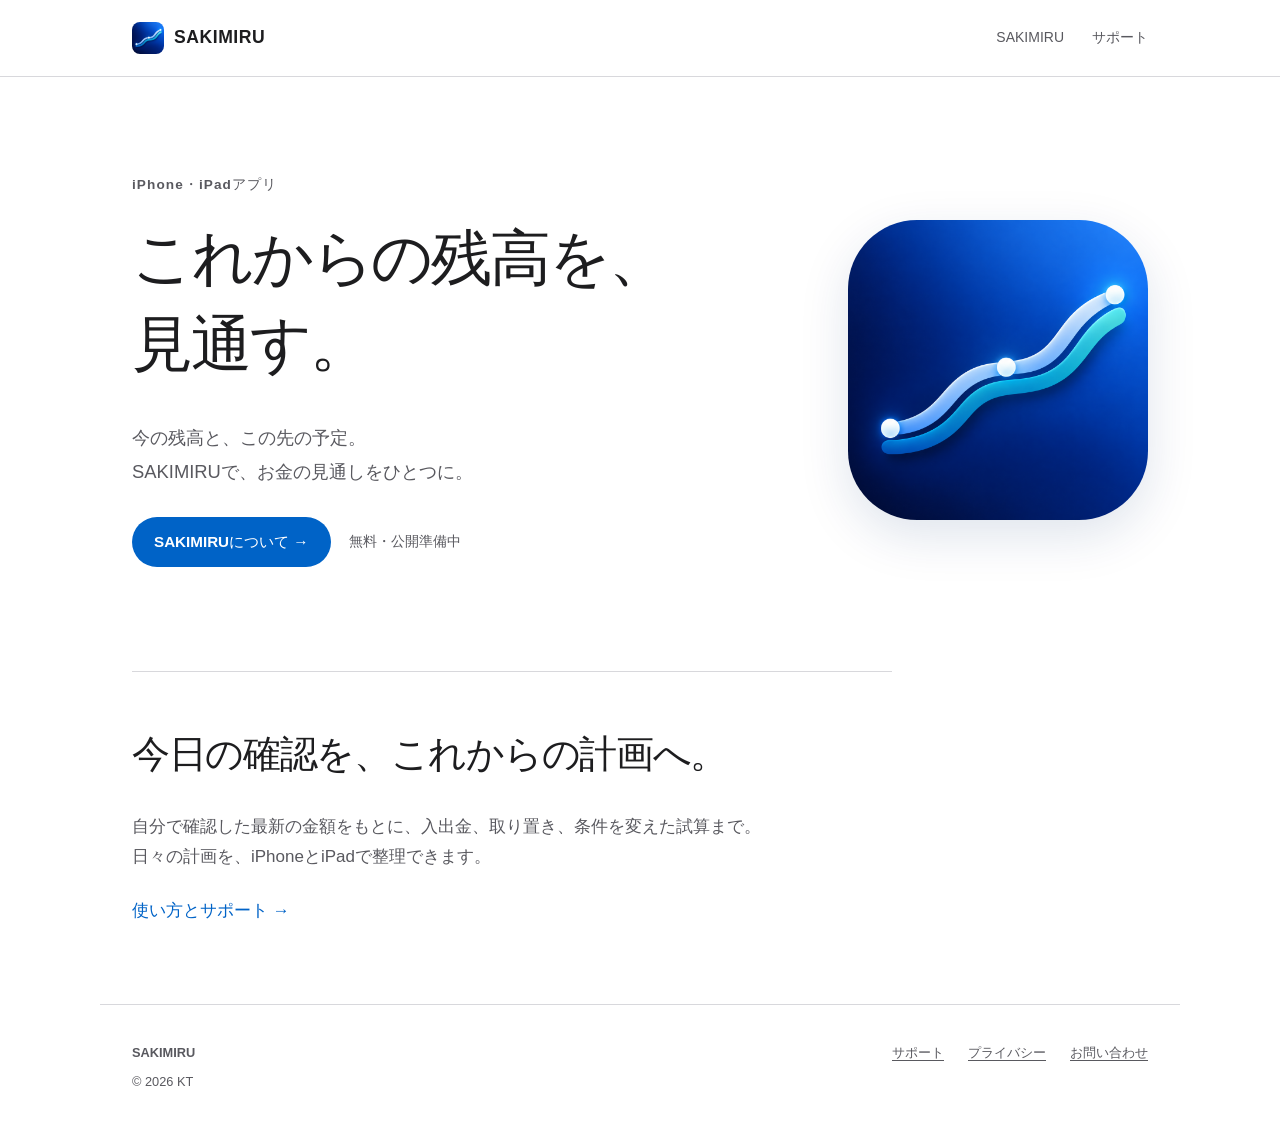
<file: index.html>
<!doctype html>
<html lang="ja">
<head>
  <meta charset="utf-8">
  <meta name="viewport" content="width=device-width, initial-scale=1">
  <meta name="color-scheme" content="light dark">
  <title>SAKIMIRU — これからの残高を、見通す。</title>
  <meta name="description" content="最新の残高と入出金の予定から、この先の残高と使える額を確認するiPhone・iPadアプリ。無料で公開準備中。">
  <link rel="canonical" href="https://kt828.github.io/">
  <meta property="og:type" content="website">
  <meta property="og:locale" content="ja_JP">
  <meta property="og:title" content="SAKIMIRU — これからの残高を、見通す。">
  <meta property="og:description" content="最新の残高と入出金の予定から、この先の残高と使える額を確認するiPhone・iPadアプリ。無料で公開準備中。">
  <meta property="og:url" content="https://kt828.github.io/">
  <meta property="og:image" content="https://kt828.github.io/assets/app-icon.png">
  <meta property="og:image:width" content="1024">
  <meta property="og:image:height" content="1024">
  <link rel="icon" type="image/svg+xml" href="/assets/favicon.svg">
  <link rel="apple-touch-icon" href="/assets/app-icon.png">
  <link rel="stylesheet" href="/assets/site.css">
</head>
<body>
  <a class="skip-link" href="#main">本文へ移動</a>
  <header class="site-header"><div class="header-inner"><a class="brand" href="/" aria-label="SAKIMIRU ホーム"><img src="/assets/app-icon.png" width="32" height="32" alt="">SAKIMIRU</a><nav aria-label="メイン"><a href="/sakimiru/">SAKIMIRU</a><a href="/sakimiru/support.html">サポート</a></nav></div></header>
  <main id="main" class="product">
    <section class="hero home-hero" aria-labelledby="home-title">
      <div class="hero-copy"><p class="eyebrow">iPhone・iPadアプリ</p><h1 id="home-title">これからの残高を、<br>見通す。</h1><p class="lead">今の残高と、この先の予定。<br>SAKIMIRUで、お金の見通しをひとつに。</p><div class="hero-actions"><a class="button" href="/sakimiru/">SAKIMIRUについて<span aria-hidden="true"> →</span></a><span class="release-status">無料・公開準備中</span></div></div>
      <img class="hero-icon" src="/assets/app-icon.png" width="1024" height="1024" alt="SAKIMIRUのアプリアイコン" fetchpriority="high">
    </section>
    <section class="intro-strip" aria-labelledby="intro-title"><h2 id="intro-title">今日の確認を、これからの計画へ。</h2><p>自分で確認した最新の金額をもとに、入出金、取り置き、条件を変えた試算まで。日々の計画を、iPhoneとiPadで整理できます。</p><a class="text-link" href="/sakimiru/support.html">使い方とサポート<span aria-hidden="true"> →</span></a></section>
  </main>
  <footer class="site-footer"><div><a href="/sakimiru/">SAKIMIRU</a><p>© 2026 KT</p></div><nav aria-label="フッター"><a href="/sakimiru/support.html">サポート</a><a href="/sakimiru/privacy.html">プライバシー</a><a href="mailto:clearchestnut@gmail.com">お問い合わせ</a></nav></footer>
</body>
</html>
</file>
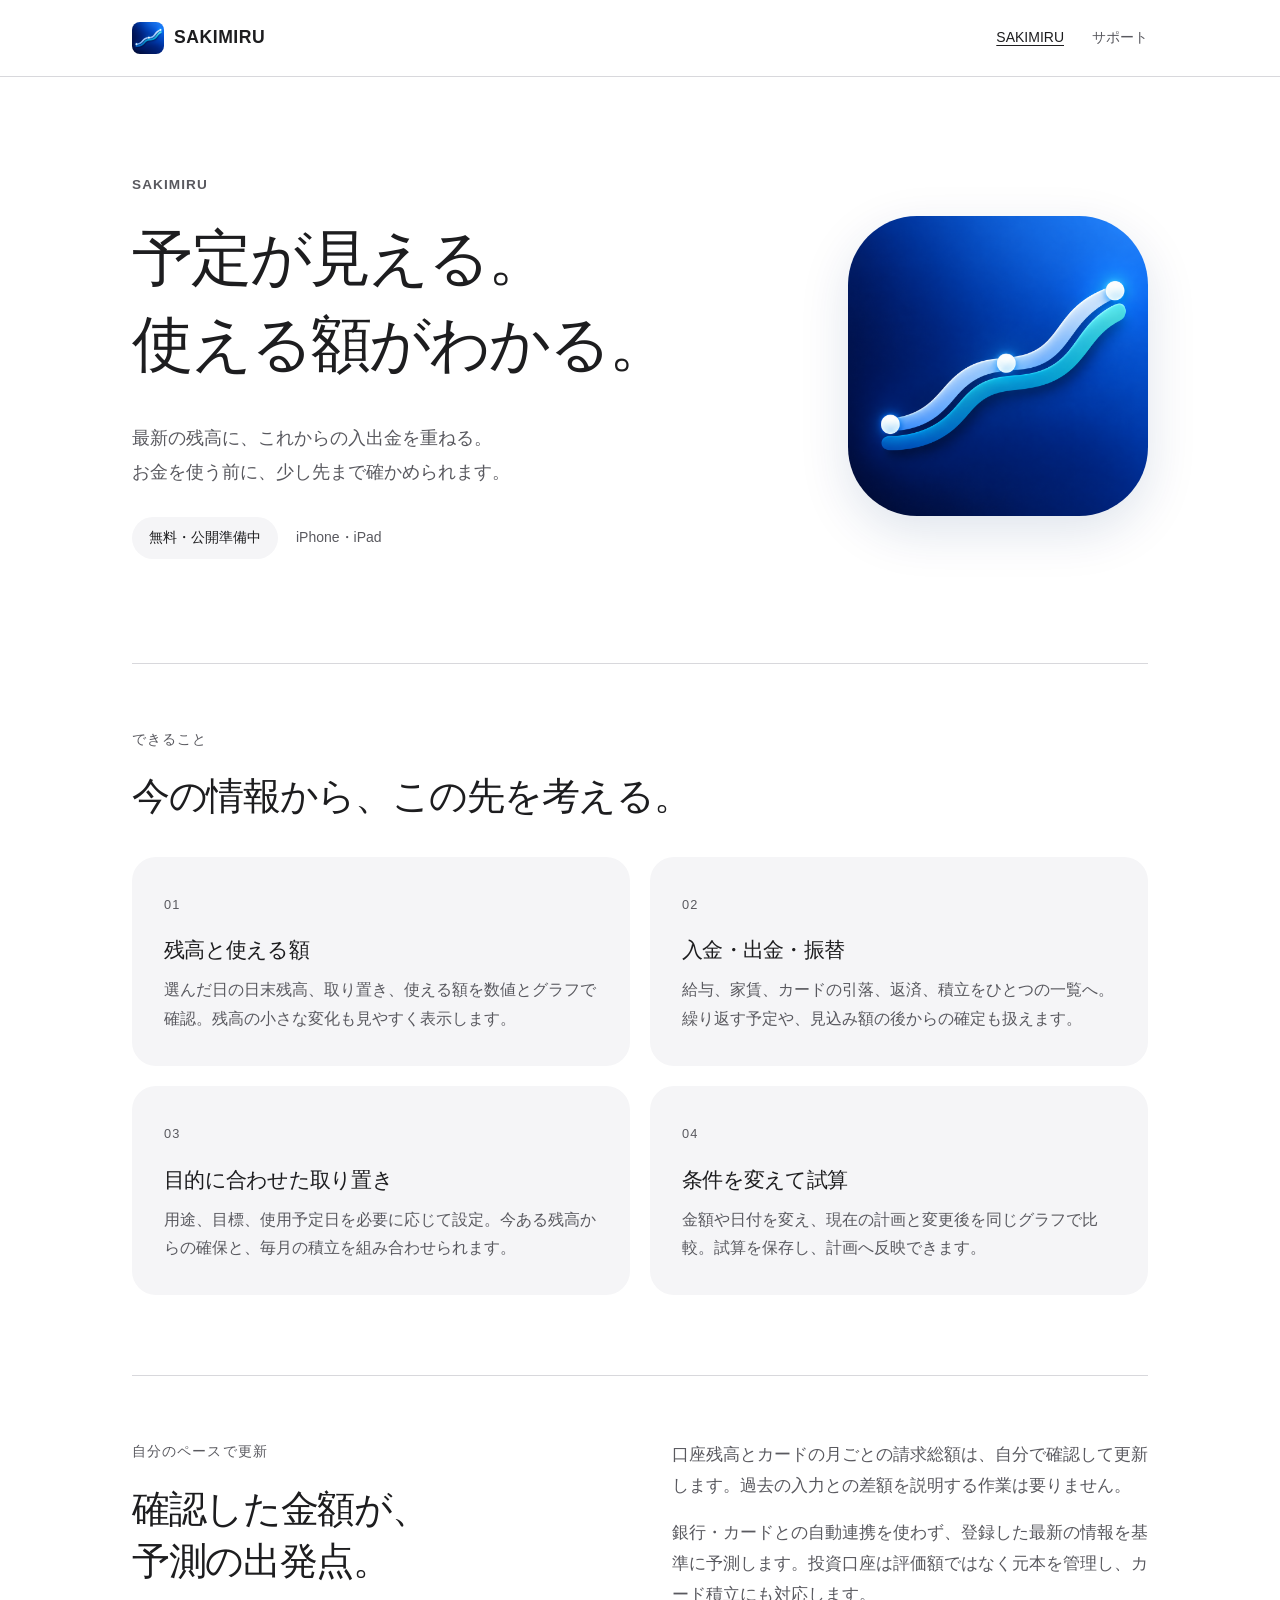
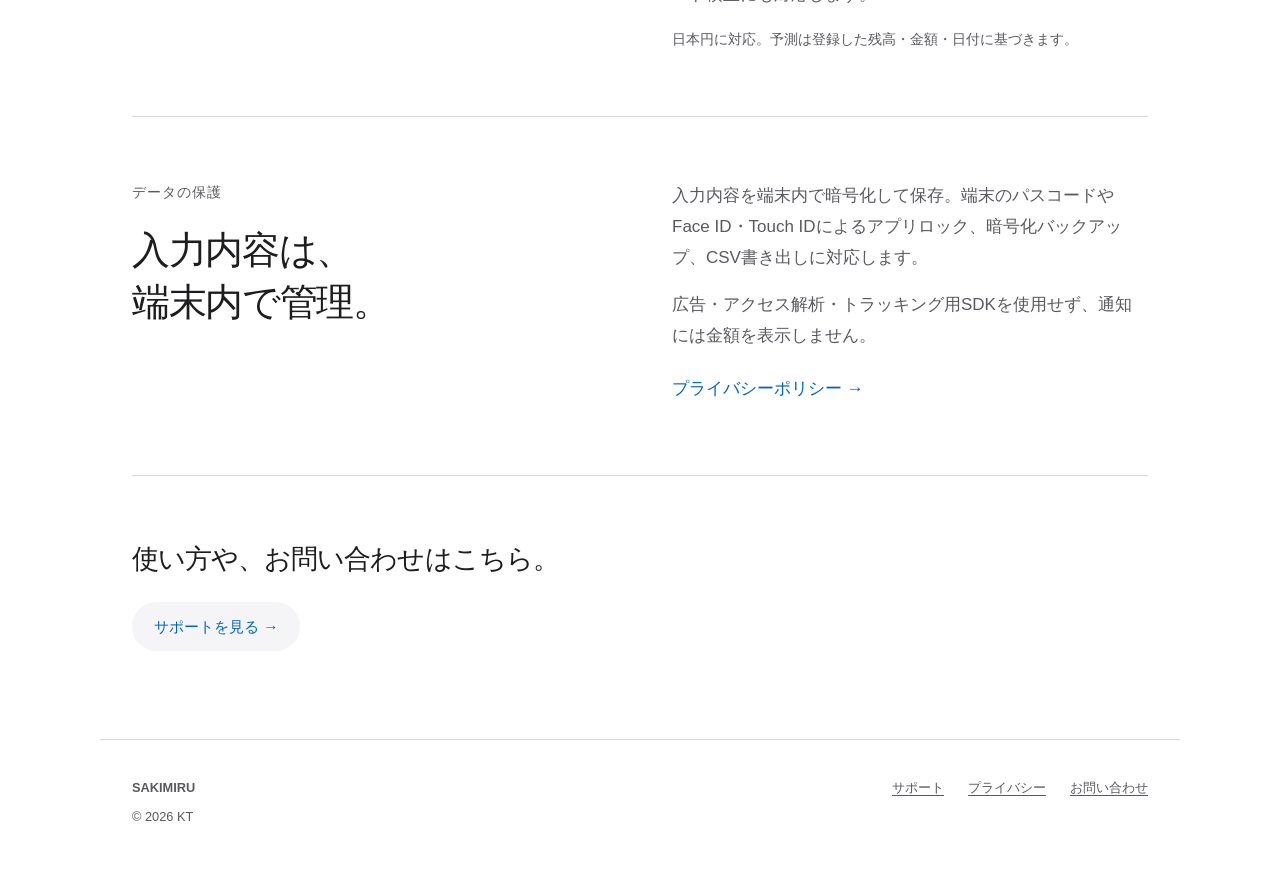
<file: sakimiru/index.html>
<!doctype html>
<html lang="ja">
<head>
  <meta charset="utf-8">
  <meta name="viewport" content="width=device-width, initial-scale=1">
  <meta name="color-scheme" content="light dark">
  <title>SAKIMIRU — 残高と使える額を予測</title>
  <meta name="description" content="手入力した最新の残高に入金・出金・振替の予定を重ね、取り置きと試算をまとめて管理。iPhone・iPad向け、無料で公開準備中。">
  <link rel="canonical" href="https://kt828.github.io/sakimiru/index.html">
  <meta property="og:type" content="website">
  <meta property="og:locale" content="ja_JP">
  <meta property="og:title" content="SAKIMIRU — 残高と使える額を予測">
  <meta property="og:description" content="手入力した最新の残高に入金・出金・振替の予定を重ね、取り置きと試算をまとめて管理。iPhone・iPad向け、無料で公開準備中。">
  <meta property="og:url" content="https://kt828.github.io/sakimiru/index.html">
  <meta property="og:image" content="https://kt828.github.io/assets/app-icon.png">
  <meta property="og:image:width" content="1024">
  <meta property="og:image:height" content="1024">
  <link rel="icon" type="image/svg+xml" href="/assets/favicon.svg">
  <link rel="apple-touch-icon" href="/assets/app-icon.png">
  <link rel="stylesheet" href="/assets/site.css">
</head>
<body>
  <a class="skip-link" href="#main">本文へ移動</a>
  <header class="site-header"><div class="header-inner"><a class="brand" href="/" aria-label="SAKIMIRU ホーム"><img src="/assets/app-icon.png" width="32" height="32" alt="">SAKIMIRU</a><nav aria-label="メイン"><a href="/sakimiru/" aria-current="page">SAKIMIRU</a><a href="/sakimiru/support.html">サポート</a></nav></div></header>
  <main id="main" class="product">
    <section class="hero" aria-labelledby="product-title">
      <div class="hero-copy"><p class="eyebrow">SAKIMIRU</p><h1 id="product-title">予定が見える。<br>使える額がわかる。</h1><p class="lead">最新の残高に、これからの入出金を重ねる。<br>お金を使う前に、少し先まで確かめられます。</p><div class="hero-actions"><span class="status-pill">無料・公開準備中</span><span class="release-status">iPhone・iPad</span></div></div>
      <img class="hero-icon" src="/assets/app-icon.png" width="1024" height="1024" alt="SAKIMIRUのアプリアイコン" fetchpriority="high">
    </section>
    <section class="features" aria-labelledby="features-title"><div class="section-heading"><p class="eyebrow">できること</p><h2 id="features-title">今の情報から、この先を考える。</h2></div>
      <div class="feature-grid">
        <article class="feature"><span class="feature-number" aria-hidden="true">01</span><h3>残高と使える額</h3><p>選んだ日の日末残高、取り置き、使える額を数値とグラフで確認。残高の小さな変化も見やすく表示します。</p></article>
        <article class="feature"><span class="feature-number" aria-hidden="true">02</span><h3>入金・出金・振替</h3><p>給与、家賃、カードの引落、返済、積立をひとつの一覧へ。繰り返す予定や、見込み額の後からの確定も扱えます。</p></article>
        <article class="feature"><span class="feature-number" aria-hidden="true">03</span><h3>目的に合わせた取り置き</h3><p>用途、目標、使用予定日を必要に応じて設定。今ある残高からの確保と、毎月の積立を組み合わせられます。</p></article>
        <article class="feature"><span class="feature-number" aria-hidden="true">04</span><h3>条件を変えて試算</h3><p>金額や日付を変え、現在の計画と変更後を同じグラフで比較。試算を保存し、計画へ反映できます。</p></article>
      </div>
    </section>
    <section class="split-section" aria-labelledby="update-title"><div><p class="eyebrow">自分のペースで更新</p><h2 id="update-title">確認した金額が、<br>予測の出発点。</h2></div><div class="section-copy"><p>口座残高とカードの月ごとの請求総額は、自分で確認して更新します。過去の入力との差額を説明する作業は要りません。</p><p>銀行・カードとの自動連携を使わず、登録した最新の情報を基準に予測します。投資口座は評価額ではなく元本を管理し、カード積立にも対応します。</p><p class="note">日本円に対応。予測は登録した残高・金額・日付に基づきます。</p></div></section>
    <section class="split-section" aria-labelledby="privacy-title"><div><p class="eyebrow">データの保護</p><h2 id="privacy-title">入力内容は、<br>端末内で管理。</h2></div><div class="section-copy"><p>入力内容を端末内で暗号化して保存。端末のパスコードやFace ID・Touch IDによるアプリロック、暗号化バックアップ、CSV書き出しに対応します。</p><p>広告・アクセス解析・トラッキング用SDKを使用せず、通知には金額を表示しません。</p><a class="text-link" href="/sakimiru/privacy.html">プライバシーポリシー<span aria-hidden="true"> →</span></a></div></section>
    <section class="closing" aria-labelledby="support-title"><h2 id="support-title">使い方や、お問い合わせはこちら。</h2><a class="button secondary" href="/sakimiru/support.html">サポートを見る<span aria-hidden="true"> →</span></a></section>
  </main>
  <footer class="site-footer"><div><a href="/sakimiru/">SAKIMIRU</a><p>© 2026 KT</p></div><nav aria-label="フッター"><a href="/sakimiru/support.html">サポート</a><a href="/sakimiru/privacy.html">プライバシー</a><a href="mailto:clearchestnut@gmail.com">お問い合わせ</a></nav></footer>
</body>
</html>
</file>
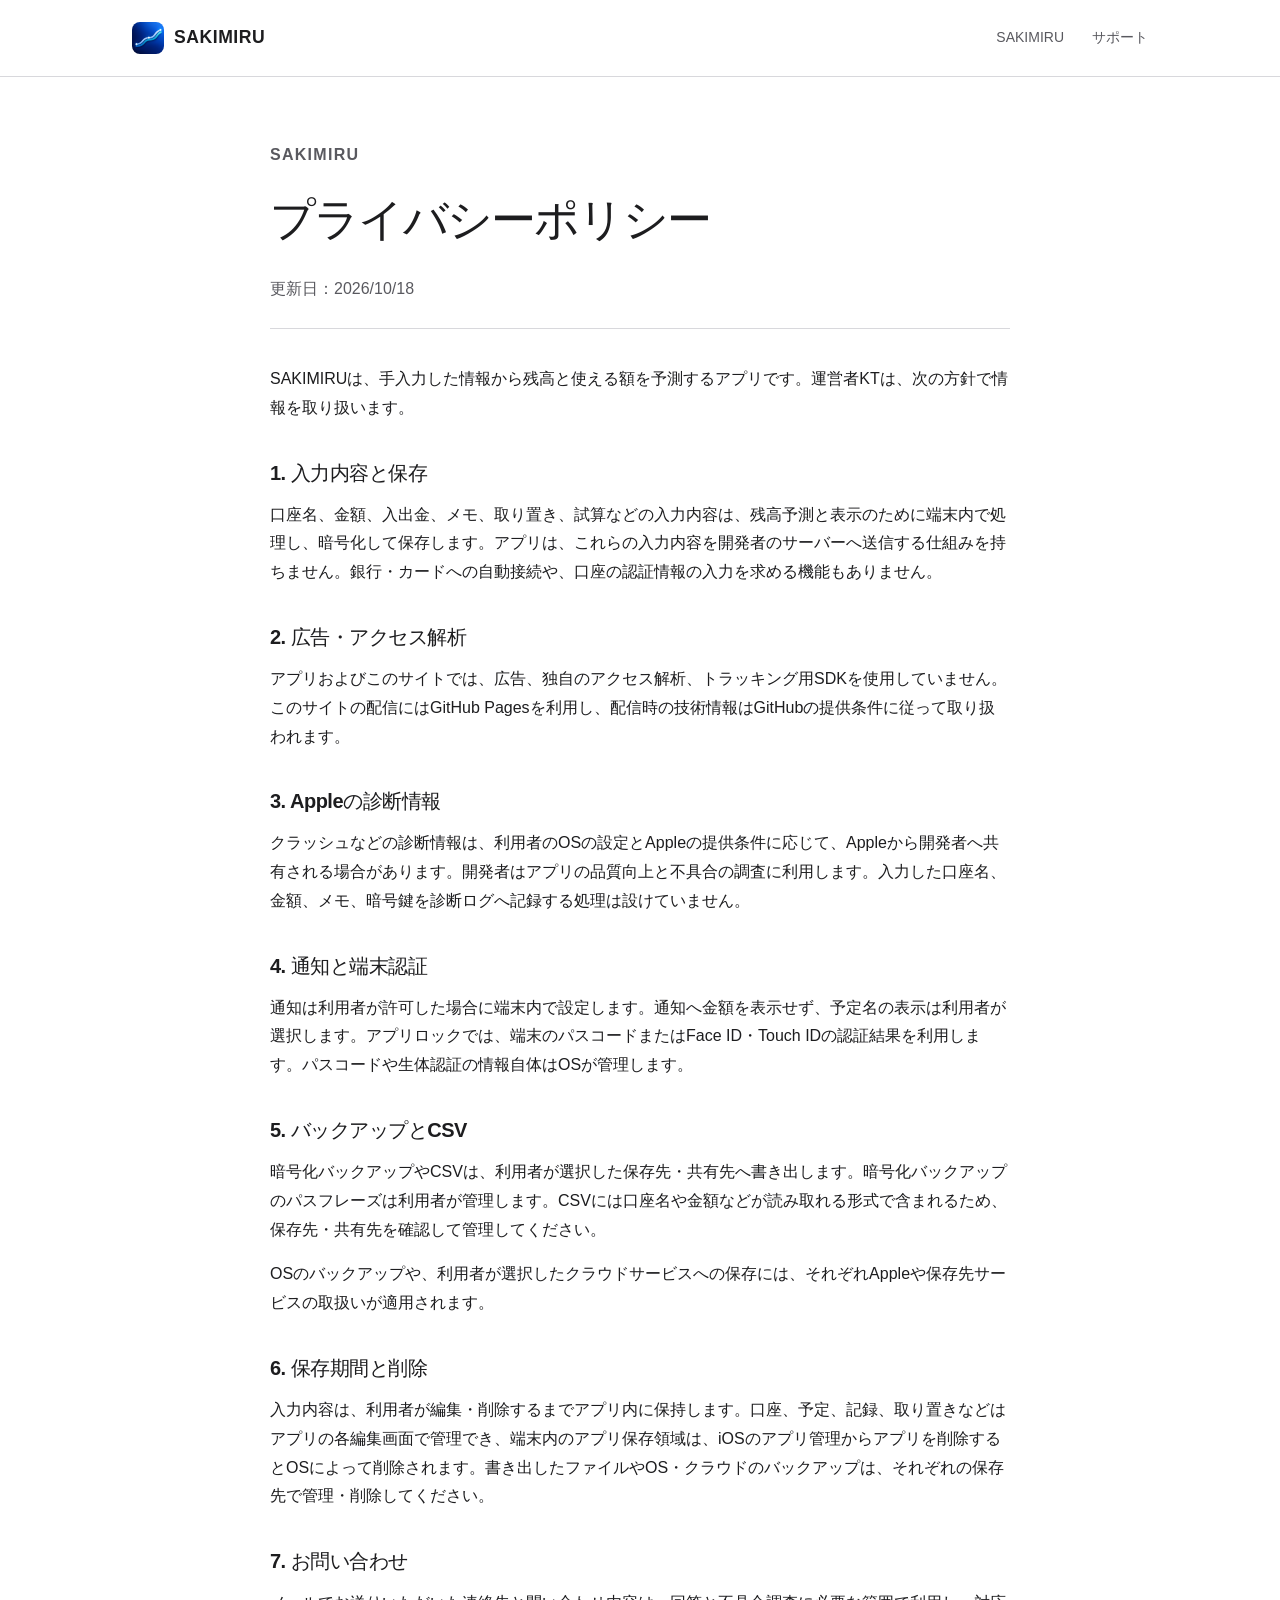
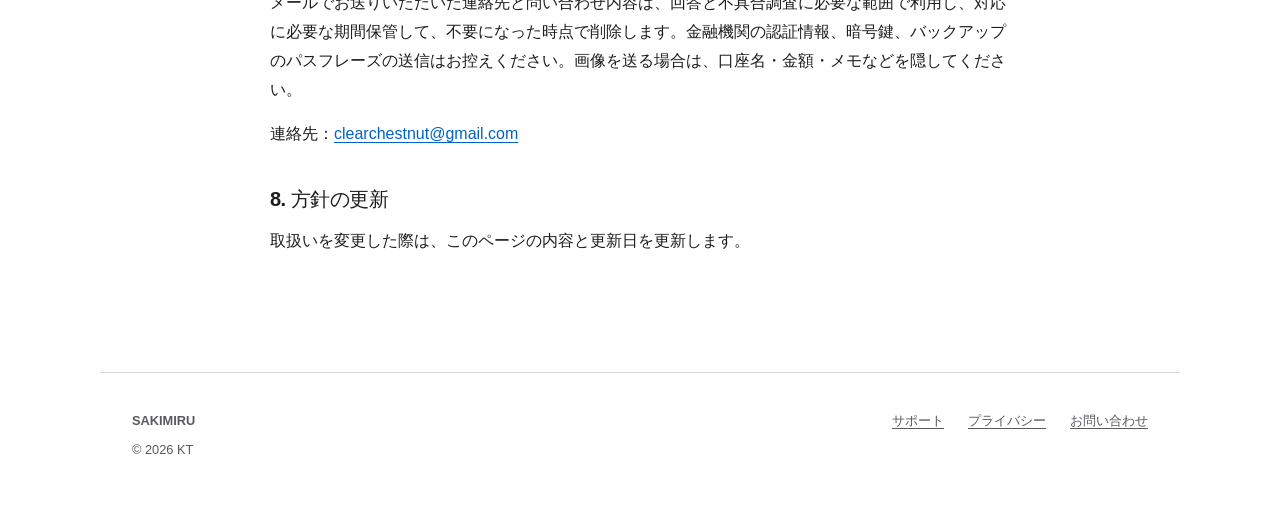
<file: sakimiru/privacy.html>
<!doctype html>
<html lang="ja">
<head>
  <meta charset="utf-8">
  <meta name="viewport" content="width=device-width, initial-scale=1">
  <meta name="color-scheme" content="light dark">
  <title>プライバシーポリシー — SAKIMIRU</title>
  <meta name="description" content="SAKIMIRUの入力内容の端末内保存、通知、バックアップ・CSV、診断情報、お問い合わせの取扱いについて。">
  <link rel="canonical" href="https://kt828.github.io/sakimiru/privacy.html">
  <meta property="og:type" content="website">
  <meta property="og:locale" content="ja_JP">
  <meta property="og:title" content="プライバシーポリシー — SAKIMIRU">
  <meta property="og:description" content="SAKIMIRUの入力内容の端末内保存、通知、バックアップ・CSV、診断情報、お問い合わせの取扱いについて。">
  <meta property="og:url" content="https://kt828.github.io/sakimiru/privacy.html">
  <meta property="og:image" content="https://kt828.github.io/assets/app-icon.png">
  <meta property="og:image:width" content="1024">
  <meta property="og:image:height" content="1024">
  <link rel="icon" type="image/svg+xml" href="/assets/favicon.svg">
  <link rel="apple-touch-icon" href="/assets/app-icon.png">
  <link rel="stylesheet" href="/assets/site.css">
</head>
<body>
  <a class="skip-link" href="#main">本文へ移動</a>
  <header class="site-header"><div class="header-inner"><a class="brand" href="/" aria-label="SAKIMIRU ホーム"><img src="/assets/app-icon.png" width="32" height="32" alt="">SAKIMIRU</a><nav aria-label="メイン"><a href="/sakimiru/">SAKIMIRU</a><a href="/sakimiru/support.html">サポート</a></nav></div></header>
  <main id="main" class="legal">
    <article class="document" aria-labelledby="privacy-heading"><header class="document-header"><p class="eyebrow">SAKIMIRU</p><h1 id="privacy-heading">プライバシーポリシー</h1><p class="updated">更新日：<time datetime="2026-10-18">2026/10/18</time></p></header>
      <p>SAKIMIRUは、手入力した情報から残高と使える額を予測するアプリです。運営者KTは、次の方針で情報を取り扱います。</p>
      <section><h2>1. 入力内容と保存</h2><p>口座名、金額、入出金、メモ、取り置き、試算などの入力内容は、残高予測と表示のために端末内で処理し、暗号化して保存します。アプリは、これらの入力内容を開発者のサーバーへ送信する仕組みを持ちません。銀行・カードへの自動接続や、口座の認証情報の入力を求める機能もありません。</p></section>
      <section><h2>2. 広告・アクセス解析</h2><p>アプリおよびこのサイトでは、広告、独自のアクセス解析、トラッキング用SDKを使用していません。このサイトの配信にはGitHub Pagesを利用し、配信時の技術情報はGitHubの提供条件に従って取り扱われます。</p></section>
      <section><h2>3. Appleの診断情報</h2><p>クラッシュなどの診断情報は、利用者のOSの設定とAppleの提供条件に応じて、Appleから開発者へ共有される場合があります。開発者はアプリの品質向上と不具合の調査に利用します。入力した口座名、金額、メモ、暗号鍵を診断ログへ記録する処理は設けていません。</p></section>
      <section><h2>4. 通知と端末認証</h2><p>通知は利用者が許可した場合に端末内で設定します。通知へ金額を表示せず、予定名の表示は利用者が選択します。アプリロックでは、端末のパスコードまたはFace ID・Touch IDの認証結果を利用します。パスコードや生体認証の情報自体はOSが管理します。</p></section>
      <section><h2>5. バックアップとCSV</h2><p>暗号化バックアップやCSVは、利用者が選択した保存先・共有先へ書き出します。暗号化バックアップのパスフレーズは利用者が管理します。CSVには口座名や金額などが読み取れる形式で含まれるため、保存先・共有先を確認して管理してください。</p><p>OSのバックアップや、利用者が選択したクラウドサービスへの保存には、それぞれAppleや保存先サービスの取扱いが適用されます。</p></section>
      <section><h2>6. 保存期間と削除</h2><p>入力内容は、利用者が編集・削除するまでアプリ内に保持します。口座、予定、記録、取り置きなどはアプリの各編集画面で管理でき、端末内のアプリ保存領域は、iOSのアプリ管理からアプリを削除するとOSによって削除されます。書き出したファイルやOS・クラウドのバックアップは、それぞれの保存先で管理・削除してください。</p></section>
      <section><h2>7. お問い合わせ</h2><p>メールでお送りいただいた連絡先と問い合わせ内容は、回答と不具合調査に必要な範囲で利用し、対応に必要な期間保管して、不要になった時点で削除します。金融機関の認証情報、暗号鍵、バックアップのパスフレーズの送信はお控えください。画像を送る場合は、口座名・金額・メモなどを隠してください。</p><p>連絡先：<a href="mailto:clearchestnut@gmail.com">clearchestnut@gmail.com</a></p></section>
      <section><h2>8. 方針の更新</h2><p>取扱いを変更した際は、このページの内容と更新日を更新します。</p></section>
    </article>
  </main>
  <footer class="site-footer"><div><a href="/sakimiru/">SAKIMIRU</a><p>© 2026 KT</p></div><nav aria-label="フッター"><a href="/sakimiru/support.html">サポート</a><a href="/sakimiru/privacy.html">プライバシー</a><a href="mailto:clearchestnut@gmail.com">お問い合わせ</a></nav></footer>
</body>
</html>
</file>
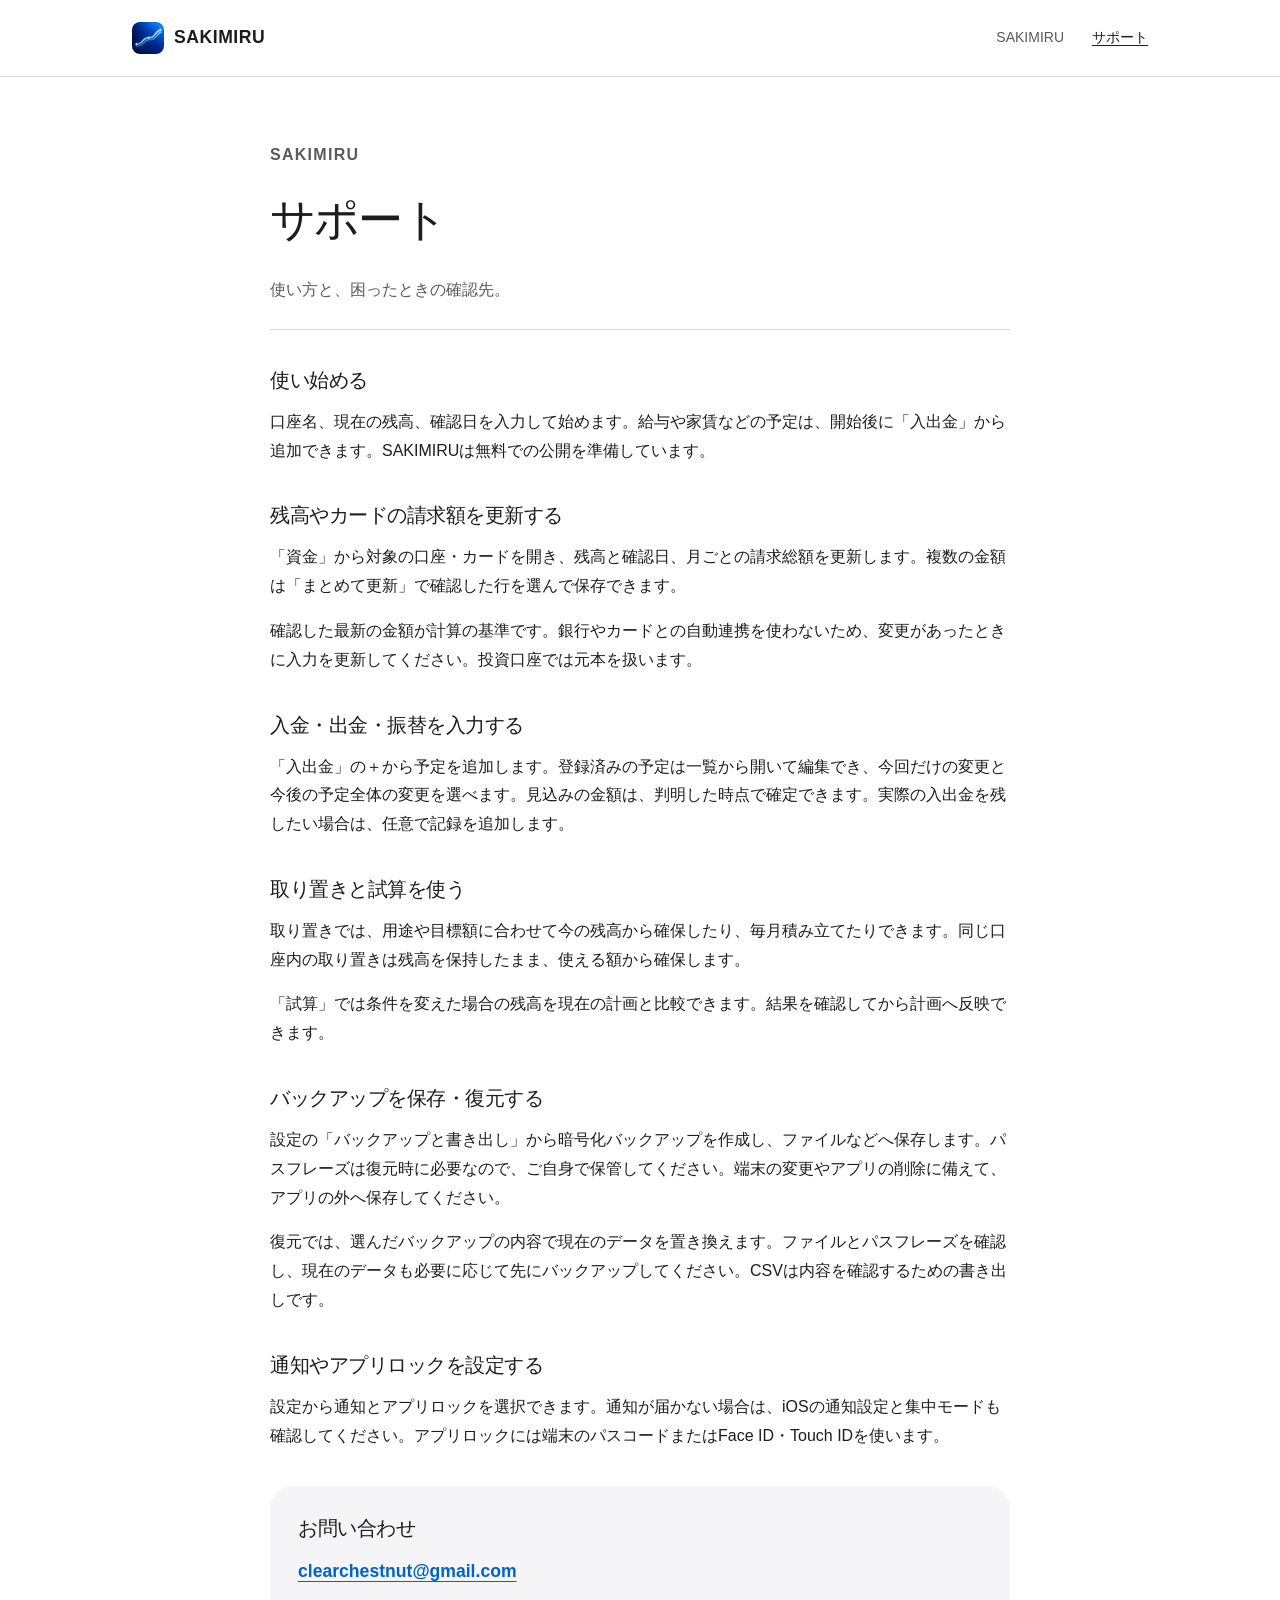
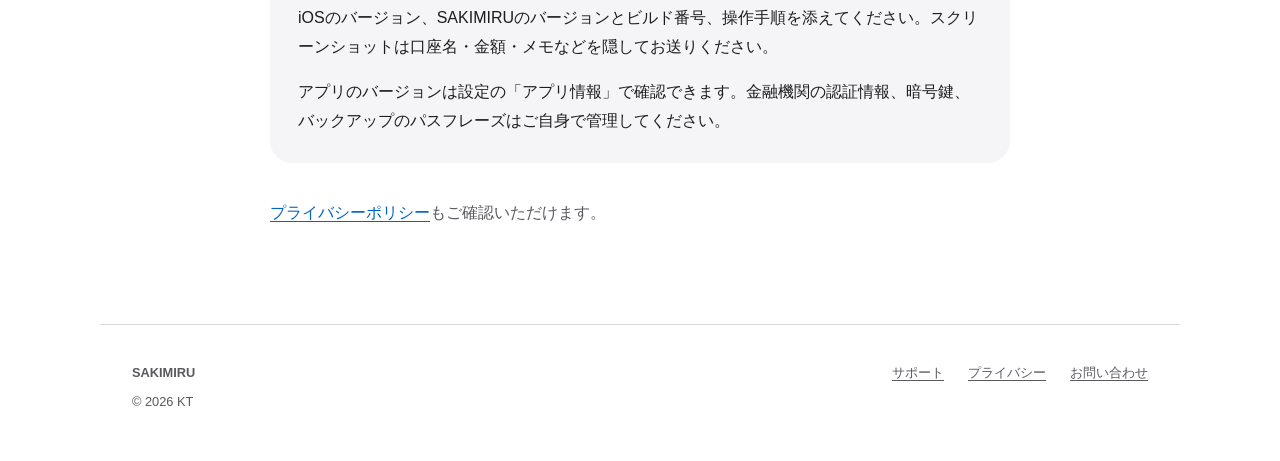
<file: sakimiru/support.html>
<!doctype html>
<html lang="ja">
<head>
  <meta charset="utf-8">
  <meta name="viewport" content="width=device-width, initial-scale=1">
  <meta name="color-scheme" content="light dark">
  <title>サポート — SAKIMIRU</title>
  <meta name="description" content="SAKIMIRUの使い始め方、残高やカード請求の更新、取り置き・試算、バックアップとお問い合わせ。">
  <link rel="canonical" href="https://kt828.github.io/sakimiru/support.html">
  <meta property="og:type" content="website">
  <meta property="og:locale" content="ja_JP">
  <meta property="og:title" content="サポート — SAKIMIRU">
  <meta property="og:description" content="SAKIMIRUの使い始め方、残高やカード請求の更新、取り置き・試算、バックアップとお問い合わせ。">
  <meta property="og:url" content="https://kt828.github.io/sakimiru/support.html">
  <meta property="og:image" content="https://kt828.github.io/assets/app-icon.png">
  <meta property="og:image:width" content="1024">
  <meta property="og:image:height" content="1024">
  <link rel="icon" type="image/svg+xml" href="/assets/favicon.svg">
  <link rel="apple-touch-icon" href="/assets/app-icon.png">
  <link rel="stylesheet" href="/assets/site.css">
</head>
<body>
  <a class="skip-link" href="#main">本文へ移動</a>
  <header class="site-header"><div class="header-inner"><a class="brand" href="/" aria-label="SAKIMIRU ホーム"><img src="/assets/app-icon.png" width="32" height="32" alt="">SAKIMIRU</a><nav aria-label="メイン"><a href="/sakimiru/">SAKIMIRU</a><a href="/sakimiru/support.html" aria-current="page">サポート</a></nav></div></header>
  <main id="main" class="support">
    <article class="document" aria-labelledby="support-heading"><header class="document-header"><p class="eyebrow">SAKIMIRU</p><h1 id="support-heading">サポート</h1><p class="lead">使い方と、困ったときの確認先。</p></header>
      <section><h2>使い始める</h2><p>口座名、現在の残高、確認日を入力して始めます。給与や家賃などの予定は、開始後に「入出金」から追加できます。SAKIMIRUは無料での公開を準備しています。</p></section>
      <section><h2>残高やカードの請求額を更新する</h2><p>「資金」から対象の口座・カードを開き、残高と確認日、月ごとの請求総額を更新します。複数の金額は「まとめて更新」で確認した行を選んで保存できます。</p><p>確認した最新の金額が計算の基準です。銀行やカードとの自動連携を使わないため、変更があったときに入力を更新してください。投資口座では元本を扱います。</p></section>
      <section><h2>入金・出金・振替を入力する</h2><p>「入出金」の＋から予定を追加します。登録済みの予定は一覧から開いて編集でき、今回だけの変更と今後の予定全体の変更を選べます。見込みの金額は、判明した時点で確定できます。実際の入出金を残したい場合は、任意で記録を追加します。</p></section>
      <section><h2>取り置きと試算を使う</h2><p>取り置きでは、用途や目標額に合わせて今の残高から確保したり、毎月積み立てたりできます。同じ口座内の取り置きは残高を保持したまま、使える額から確保します。</p><p>「試算」では条件を変えた場合の残高を現在の計画と比較できます。結果を確認してから計画へ反映できます。</p></section>
      <section><h2>バックアップを保存・復元する</h2><p>設定の「バックアップと書き出し」から暗号化バックアップを作成し、ファイルなどへ保存します。パスフレーズは復元時に必要なので、ご自身で保管してください。端末の変更やアプリの削除に備えて、アプリの外へ保存してください。</p><p>復元では、選んだバックアップの内容で現在のデータを置き換えます。ファイルとパスフレーズを確認し、現在のデータも必要に応じて先にバックアップしてください。CSVは内容を確認するための書き出しです。</p></section>
      <section><h2>通知やアプリロックを設定する</h2><p>設定から通知とアプリロックを選択できます。通知が届かない場合は、iOSの通知設定と集中モードも確認してください。アプリロックには端末のパスコードまたはFace ID・Touch IDを使います。</p></section>
      <section class="contact-card"><h2>お問い合わせ</h2><p><a class="contact-link" href="mailto:clearchestnut@gmail.com">clearchestnut@gmail.com</a></p><p>iOSのバージョン、SAKIMIRUのバージョンとビルド番号、操作手順を添えてください。スクリーンショットは口座名・金額・メモなどを隠してお送りください。</p><p>アプリのバージョンは設定の「アプリ情報」で確認できます。金融機関の認証情報、暗号鍵、バックアップのパスフレーズはご自身で管理してください。</p></section>
      <p class="note"><a href="/sakimiru/privacy.html">プライバシーポリシー</a>もご確認いただけます。</p>
    </article>
  </main>
  <footer class="site-footer"><div><a href="/sakimiru/">SAKIMIRU</a><p>© 2026 KT</p></div><nav aria-label="フッター"><a href="/sakimiru/support.html">サポート</a><a href="/sakimiru/privacy.html">プライバシー</a><a href="mailto:clearchestnut@gmail.com">お問い合わせ</a></nav></footer>
</body>
</html>
</file>
<file: assets/site.css>
:root{color-scheme:light dark;--bg:#fff;--surface:#f5f5f7;--ink:#1d1d1f;--muted:#59595f;--line:#d8d8dc;--link:#0063c7;--focus:#0063c7;--button:#0063c7;--button-ink:#fff;--max:1080px;font-family:-apple-system,BlinkMacSystemFont,"Hiragino Kaku Gothic ProN","Noto Sans JP",sans-serif;font-synthesis:none;text-rendering:optimizeLegibility}
*{box-sizing:border-box}html{scroll-behavior:smooth;scroll-padding-top:6rem}body{margin:0;background:var(--bg);color:var(--ink);font-size:17px;line-height:1.8;-webkit-text-size-adjust:100%}a{color:var(--link);text-underline-offset:.2em}a:hover{text-decoration:underline}a:focus-visible,summary:focus-visible{outline:3px solid var(--focus);outline-offset:5px;border-radius:4px}img{max-width:100%;height:auto;display:block}p,h1,h2,h3{margin-top:0}p{margin-bottom:1em}h1,h2,h3{line-height:1.4;font-weight:650;letter-spacing:-.035em;overflow-wrap:anywhere}h1{font-size:clamp(2.35rem,4.8vw,3.9rem);margin-bottom:.55em}h2{font-size:clamp(1.65rem,3vw,2.35rem)}h3{font-size:1.3rem}main{max-width:var(--max);padding:0 32px;margin:auto}.skip-link{position:absolute;top:8px;left:16px;z-index:5;transform:translateY(-160%);background:var(--bg);padding:8px 16px}.skip-link:focus{transform:translateY(0)}.site-header{border-bottom:1px solid var(--line);background:var(--bg)}.header-inner{max-width:var(--max);margin:auto;display:flex;align-items:center;justify-content:space-between;gap:24px;min-height:76px;padding:12px 32px}.brand{display:flex;align-items:center;gap:10px;color:var(--ink);text-decoration:none;font-size:1.1rem;font-weight:650;letter-spacing:.03em}.brand img{width:32px;height:32px;border-radius:8px}.header-inner nav{display:flex;align-items:center;gap:28px;font-size:.875rem}.header-inner nav a{color:var(--muted);text-decoration:none;padding:8px 0}.header-inner nav a[aria-current]{color:var(--ink);text-decoration:underline}.hero{display:grid;grid-template-columns:minmax(0,1fr) 300px;gap:72px;align-items:center;padding:96px 0 104px}.home-hero{min-height:580px}.hero-icon{width:300px;height:300px;border-radius:23%;box-shadow:0 16px 50px #072c6c21}.eyebrow{font-size:.85rem;font-weight:650;color:var(--muted);letter-spacing:.08em;margin-bottom:18px}.lead{font-size:1.15rem;line-height:1.85;color:var(--muted)}.hero-actions{display:flex;align-items:center;flex-wrap:wrap;gap:18px;margin-top:28px}.button{display:inline-block;border-radius:999px;background:var(--button);color:var(--button-ink);padding:11px 22px;font-size:.95rem;font-weight:550;text-decoration:none;min-height:48px;text-align:center}.button:hover{text-decoration:none;filter:brightness(1.1)}.button.secondary{background:var(--surface);color:var(--link)}.status-pill{display:inline-block;border-radius:999px;background:var(--surface);padding:8px 17px;font-size:.875rem;font-weight:600}.release-status{color:var(--muted);font-size:.875rem}.intro-strip{padding:56px 0 72px;border-top:1px solid var(--line);max-width:760px}.intro-strip p{color:var(--muted);max-width:650px}.text-link{text-decoration:none;display:inline-block;padding:6px 0}.features{border-top:1px solid var(--line);padding:64px 0 80px}.section-heading{max-width:660px;margin-bottom:34px}.feature-grid{display:grid;grid-template-columns:repeat(2,minmax(0,1fr));gap:20px}.feature{padding:32px;background:var(--surface);border-radius:24px}.feature-number{font-size:.8rem;letter-spacing:.08em;font-variant-numeric:tabular-nums;color:var(--muted)}.feature h3{margin:16px 0 12px}.feature p{color:var(--muted);margin:0;font-size:1rem}.split-section{border-top:1px solid var(--line);padding:64px 0;display:grid;grid-template-columns:minmax(0,1fr) minmax(0,1fr);gap:64px}.section-copy{color:var(--muted)}.section-copy p:last-child{margin-bottom:0}.note{font-size:.875rem;color:var(--muted)}.closing{padding:64px 0 88px;border-top:1px solid var(--line)}.closing h2{font-size:1.7rem;margin-bottom:24px}.site-footer{max-width:var(--max);margin:auto;padding:36px 32px 48px;border-top:1px solid var(--line);display:flex;justify-content:space-between;align-items:start;gap:32px;font-size:.8rem;color:var(--muted)}.site-footer a{color:var(--muted)}.site-footer>div>a{font-weight:650;text-decoration:none}.site-footer p{margin:6px 0 0}.site-footer nav{display:flex;flex-wrap:wrap;gap:12px 24px}.document{max-width:740px;margin:auto;padding:64px 0 80px}.document-header{padding-bottom:24px;border-bottom:1px solid var(--line);margin-bottom:36px}.document-header h1{font-size:clamp(1.95rem,4vw,2.8rem);letter-spacing:-.04em}.document-header .lead{margin-bottom:0}.updated{color:var(--muted);font-size:.875rem;margin:0}.document>section{margin:36px 0}.document h2{font-size:1.25rem;letter-spacing:-.025em;margin-bottom:14px}.document p{font-size:1rem;overflow-wrap:anywhere}.contact-card{padding:28px;background:var(--surface);border-radius:22px}.contact-card p:last-child{margin-bottom:0}.contact-link{font-size:1.1rem;font-weight:550}
@media(prefers-color-scheme:dark){:root{--bg:#101012;--surface:#1d1d20;--ink:#f5f5f7;--muted:#b0b0b8;--line:#39393e;--link:#78b8ff;--focus:#78b8ff;--button:#78b8ff;--button-ink:#08213d}.hero-icon{box-shadow:0 16px 50px #0006}}
@media(max-width:760px){main{padding:0 24px}.header-inner{padding:12px 24px;min-height:68px;gap:16px}.header-inner nav{gap:18px;font-size:.8rem}.brand{font-size:.95rem;gap:8px}.hero{grid-template-columns:1fr;gap:40px;padding:56px 0 64px;min-height:0}.hero-icon{width:200px;height:200px;grid-row:1}.hero-copy{grid-row:2}.hero .lead br{display:none}.hero h1{font-size:clamp(2rem,7.7vw,3.1rem)}.hero-actions{gap:14px}.features{padding:48px 0}.feature-grid{gap:16px}.feature{padding:24px;border-radius:20px}.split-section{grid-template-columns:1fr;gap:16px;padding:44px 0}.split-section h2 br{display:none}.closing{padding:44px 0 56px}.site-footer{padding:28px 24px 40px;flex-direction:column;gap:20px}.document{padding:44px 0 56px}.document-header h1{font-size:clamp(1.75rem,6.5vw,2.5rem)}}
@media(max-width:480px){.feature-grid{grid-template-columns:1fr}.header-inner{padding-left:18px;padding-right:18px}.header-inner nav{gap:14px}.brand img{width:28px;height:28px}main{padding:0 22px}.hero-icon{width:160px;height:160px}.feature p{font-size:.95rem}.contact-card{padding:24px}.contact-link{font-size:1rem}.intro-strip{padding-top:40px}}
@media(prefers-reduced-motion:reduce){html{scroll-behavior:auto}}
</file>
